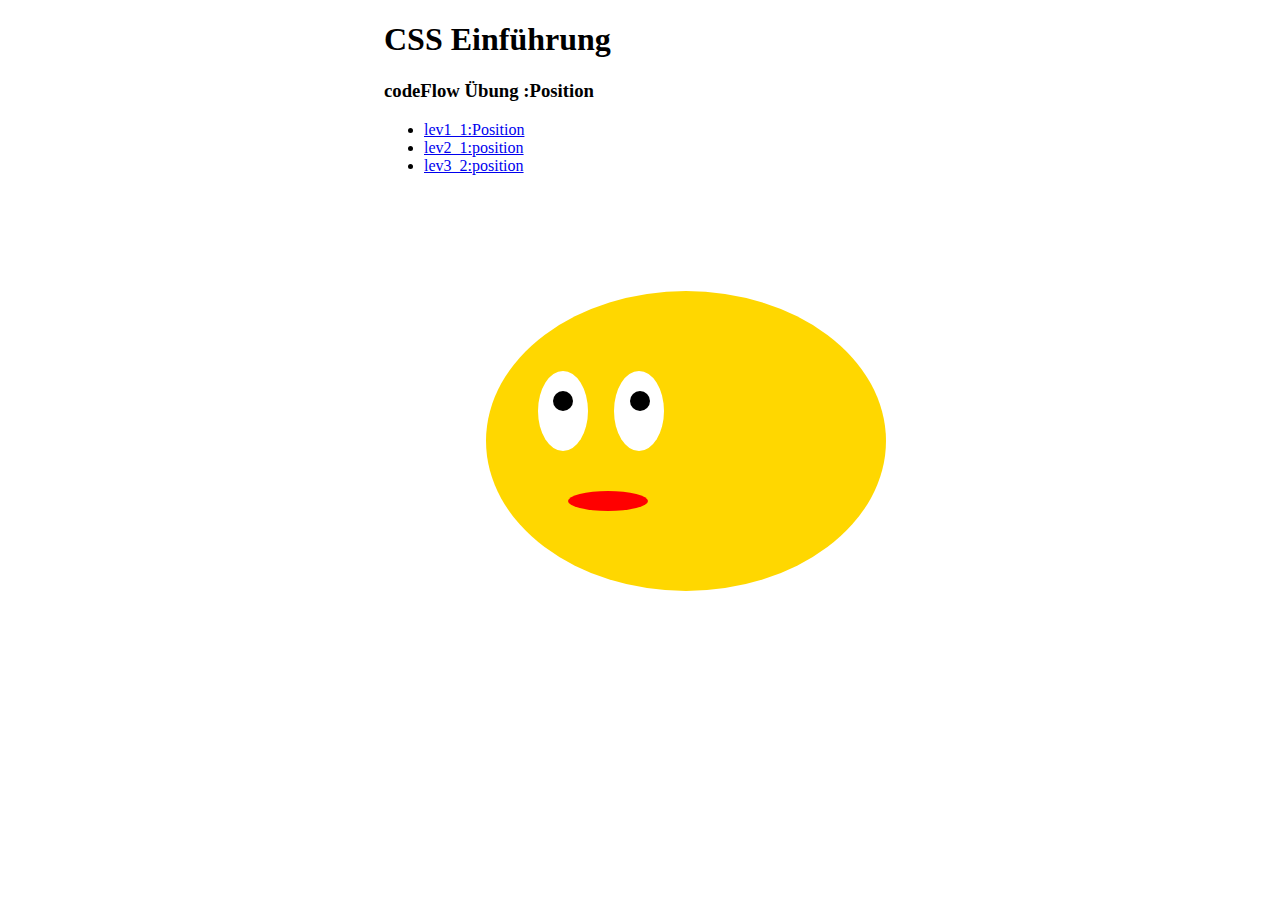
<file: index.html>
<!DOCTYPE html>
<html lang="en">
<head>
    <meta charset="UTF-8">
    <meta http-equiv="X-UA-Compatible" content="IE=edge">
    <meta name="viewport" content="width=device-width, initial-scale=1.0">
    <title>Document</title>
    <link rel="stylesheet" href="assets/css/style.css">
</head>
<body>
    <h1>CSS Einführung</h1>
    <h3>codeFlow Übung :Position</h3>
    <ul>
        <li><a href="assets/html/lev1_1.html">lev1_1:Position</a></li>
        <li><a href="assets/html/lev2_1.html">lev2_1:position</a></li>
        <li><a href="assets/html/lev3_2.html">lev3_2:position</a></li>
        
       
    </ul>

    <section>

        <div class="circle2"></div>
        <div class="circle3"></div>
        <div class="circle4"></div>
        <div class="circle5"></div>
        <div class="circle6"></div>
        <div class="circle1"></div>
    </section>
    
</body>
</file>
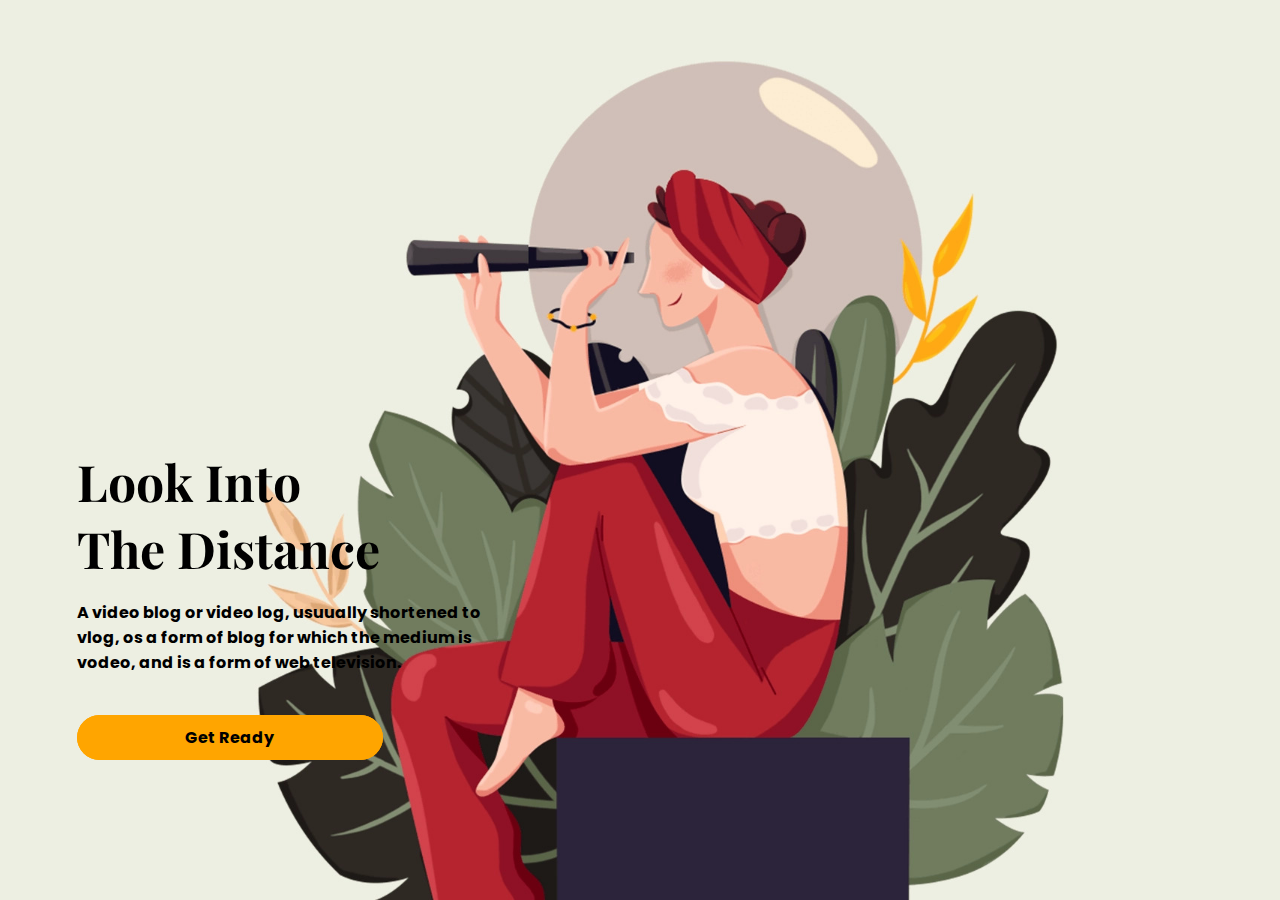
<file: assets/html/lev2_1.html>
<!DOCTYPE html>
<html lang="en">
    <head>
        <meta charset="UTF-8">
        <meta http-equiv="X-UA-Compatible" content="IE=edge">
        <meta name="viewport" content="width=device-width, initial-scale=1.0">
        <title>Document</title>
        <link rel="stylesheet" href="../css/lev2_1.css">
    </head>
    <body>
        <section>
             <div>
                <h1>Look Into The Distance</h1>
                <p>A video blog or video log, usuually shortened to vlog, os a form of blog for which the medium is vodeo, and is a form of web television.</p>
                <a href="#">Get Ready</a>
            </div>
        </section>
    </body>
</html>
</file>
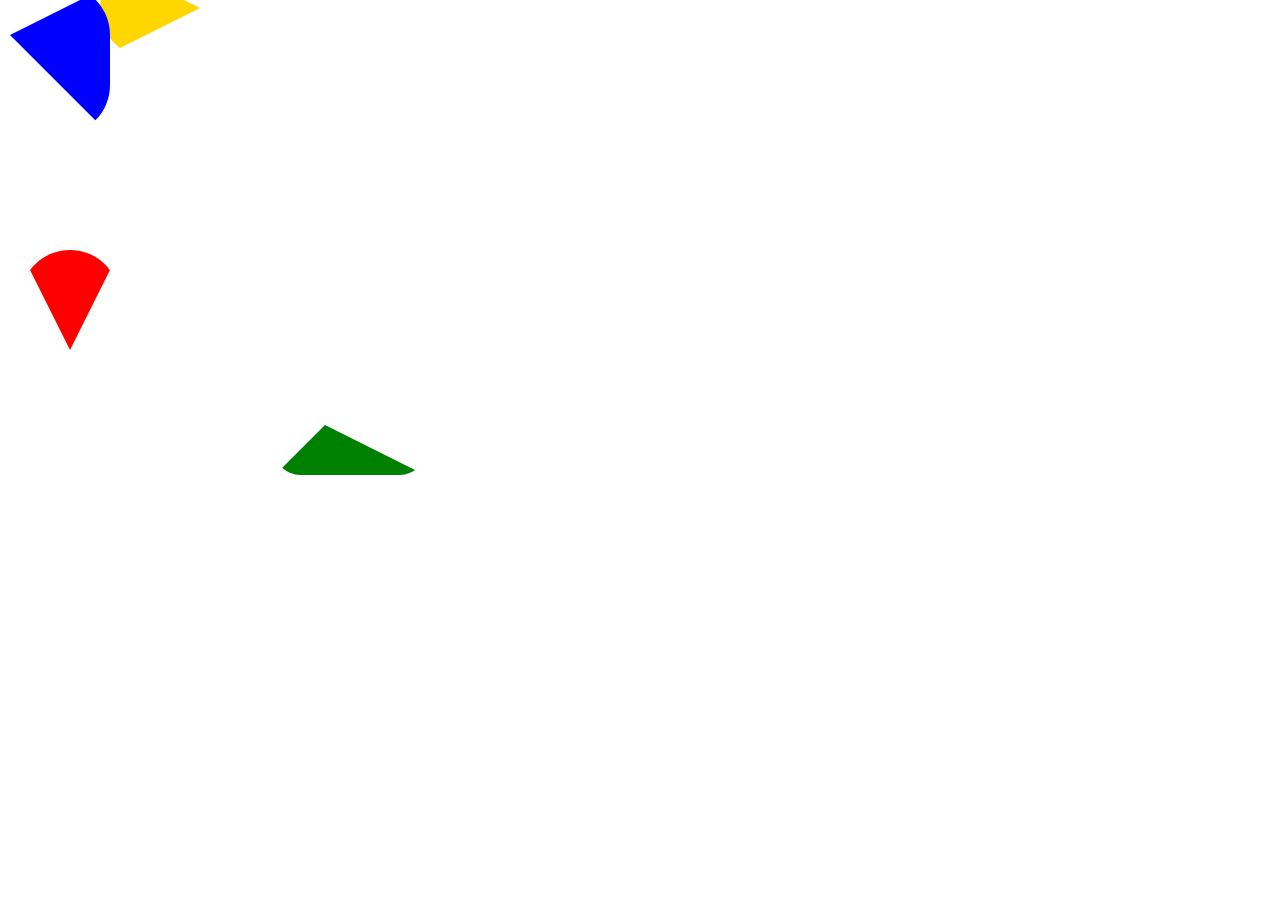
<file: assets/html/lev3_4.html>
<!DOCTYPE html>
<html lang="en">
<head>
    <meta charset="UTF-8">
    <meta http-equiv="X-UA-Compatible" content="IE=edge">
    <meta name="viewport" content="width=device-width, initial-scale=1.0">
    <title>Document</title>
    <link rel="stylesheet" href="../css/lev3_4.css">
</head>
<body>
    <main></main>
    <div id="btn_up"></div>
    <div id="btn_down"></div>
    <div id="btn_left"></div>
    <div id="btn_right"></div>
</body>
</html>
</file>
<file: assets/css/style.css>
body {
  margin: 0;
  padding: 0 30%;
}
section {
  position: relative;
}
.circle1 {
  height: 300px;
  width: 400px;
  background: gold;
  position: absolute;
  top: 100px;
  left: 20%;
  border-radius: 50%;
  z-index: 1;
}
.circle2 {
  height: 80px;
  width: 50px;
  background: #fff;
  position: absolute;
  top: 180px;
  left: 30%;
  border-radius: 50%;
  z-index: 2;
}
.circle3 {
  height: 80px;
  width: 50px;
  background: #fff;
  position: absolute;
  top: 180px;
  left: 45%;
  border-radius: 50%;
  z-index: 2;
}
.circle4 {
  height: 20px;
  width: 20px;
  background: #000;
  position: absolute;
  top: 200px;
  border-radius: 50%;
  left: 33%;
  z-index: 3;
}
.circle5 {
  height: 20px;
  width: 20px;
  background: #000;
  position: absolute;
  top: 200px;
  left: 48%;
  border-radius: 50%;
  z-index: 3;
}
.circle6 {
  height: 20px;
  width: 80px;
  background: red;
  position: absolute;
  top: 300px;
  border-radius: 50%;
  left: 36%;
  z-index: 2;
}
</file>
<file: assets/css/lev2_1.css>
@import url("https://fonts.googleapis.com/css2?family=Playfair+Display&family=Poppins:wght@300&display=swap");
body {
  /* height: 100vh; */
  margin: 0;
}
section {
  background: url(../img/webp.jpg) right/contain no-repeat;
  background-color: rgb(237, 239, 226);
  width: 100%;
  min-height: 100vh;
  /* height: 100%; */
  position: relative;
}
div {
  position: absolute;
  width: 430px;
  height: 400px;
  top: 46%;
  left: 6%;
}
div h1 {
  font-family: "Playfair Display", serif;
  font-size: 50px;
  margin-bottom: 18px;
  padding-right: 25%;
  text-transform: capitalize;
}
div p {
  font-family: "Poppins", sans-serif;
  font-weight: bold;
  margin-bottom: 50px;
}
a {
  border: orange solid 1px;
  border-radius: 35px;
  padding: 10px 25%;
  text-decoration: none;
  background-color: orange;
  color: black;
  font-family: "Poppins", sans-serif;
  font-weight: bold;
  margin-top: 30px;
}
</file>
<file: assets/css/lev3_4.css>
main {
    position: relative;
    background:blue;
  }
  #btn_up,#btn_down,#btn_left,#btn_right{
    position: absolute;
    transform: translate(-50%, -50%);
    width: 0;
    height: 0;
    border-radius: 100em;
  }
#btn_up {
    border-left: 50px solid transparent;
    border-right: 50px solid transparent;
    border-top: 100px solid red;
    left: 70px;
    top: 300px;
  }
  #btn_right {
    border-top: 50px solid transparent;
    border-right: 100px solid blue;
    border-bottom: 100px solid transparent;
    left: 60px;
    top: 60px;
  }
  #btn_left {
    border-top: 50px solid transparent;
    border-left: 100px solid gold;
    border-bottom: 50px solid transparent;
    left: 150px;
    top: 250;
  }
  #btn_down {
    border-bottom: 50px solid green;
    border-right: 100px solid transparent;
    border-left: 50px solid transparent;
    left: 350px;
    top: 450px;
  }

  








Design Nr.1
Farben: #E3516E, #F7F3D7, #51B5A9, #FADE8B


Design Nr.2
Farben: #191210, #ECA03D, #84271C
</file>
